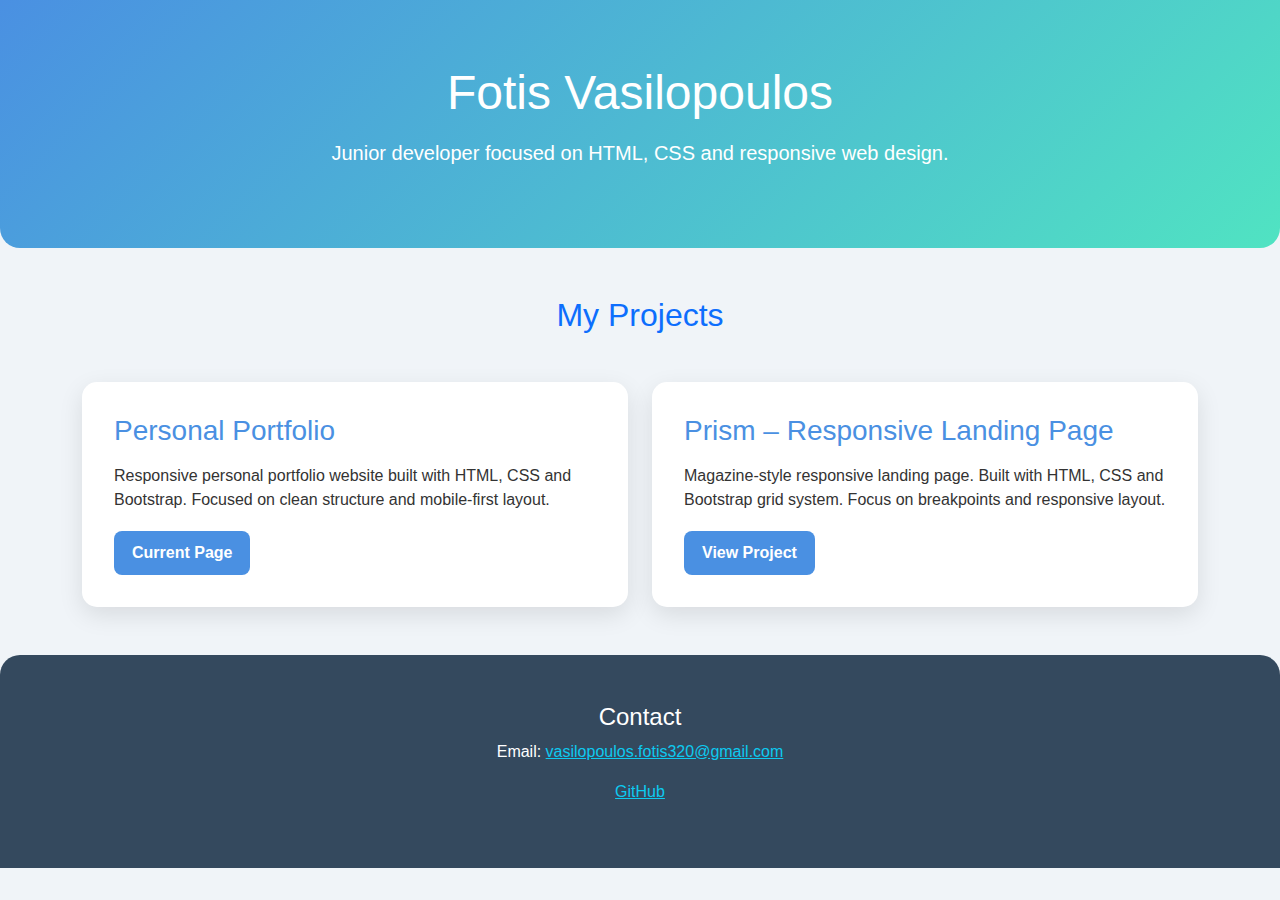
<file: index.html>
<!DOCTYPE html>
<html lang="en">
<head>
  <meta charset="UTF-8">
  <meta name="viewport" content="width=device-width, initial-scale=1.0">
  <title>Fotis Vasilopoulos – Portfolio</title>

  <!-- Bootstrap CSS -->
  <link href="https://cdn.jsdelivr.net/npm/bootstrap@5.3.8/dist/css/bootstrap.min.css" rel="stylesheet">

  <style>
    body {
      font-family: Arial, Helvetica, sans-serif;
      background-color: #f0f4f8;
      color: #333;
    }

    /* ===== HEADER ===== */
    header {
      background: linear-gradient(135deg, #4A90E2, #50E3C2);
      color: white;
      padding: 4rem 1rem;
      border-bottom-left-radius: 20px;
      border-bottom-right-radius: 20px;
    }

    header h1 {
      font-size: 3rem;
    }

    /* ===== PROJECT CARDS ===== */
    .project {
      background: white;
      padding: 2rem;
      border-radius: 15px;
      box-shadow: 0 8px 25px rgba(0,0,0,0.1);
      height: 100%;
    }

    .project h3 {
      color: #4A90E2;
      margin-bottom: 1rem;
    }

    .project p {
      margin-bottom: 1.2rem;
    }

    .project a {
      display: inline-block;
      padding: 10px 18px;
      background: #4A90E2;
      color: white;
      text-decoration: none;
      border-radius: 8px;
      font-weight: bold;
    }

    .project a:hover {
      background: #357ABD;
    }

    /* ===== FOOTER ===== */
    footer {
      background-color: #34495E;
      color: white;
      padding: 3rem 1rem;
      border-top-left-radius: 20px;
      border-top-right-radius: 20px;
    }
  </style>
</head>

<body>

<!-- ================= HEADER ================= -->
<header class="text-center">
  <div class="container">
    <h1>Fotis Vasilopoulos</h1>
    <p class="lead mt-3">
      Junior developer focused on HTML, CSS and responsive web design.
    </p>
  </div>
</header>

<!-- ================= PROJECTS ================= -->
<section class="container my-5">
  <h2 class="text-center mb-5 text-primary">My Projects</h2>

  <div class="row g-4">

    <!-- PROJECT 1 -->
    <div class="col-12 col-md-6">
      <div class="project">
        <h3>Personal Portfolio</h3>
        <p>
          Responsive personal portfolio website built with HTML, CSS and Bootstrap.
          Focused on clean structure and mobile-first layout.
        </p>
        <a href="index.html">Current Page</a>
      </div>
    </div>

    <!-- PROJECT 2 -->
    <div class="col-12 col-md-6">
      <div class="project">
        <h3>Prism – Responsive Landing Page</h3>
        <p>
          Magazine-style responsive landing page.
          Built with HTML, CSS and Bootstrap grid system.
          Focus on breakpoints and responsive layout.
        </p>
        <a href="prism/index.html" target="_blank">View Project</a>
      </div>
    </div>

  </div>
</section>

<!-- ================= FOOTER ================= -->
<footer class="text-center">
  <div class="container">
    <h4>Contact</h4>
    <p>
      Email:
      <a href="mailto:vasilopoulos.fotis320@gmail.com" class="text-info">
        vasilopoulos.fotis320@gmail.com
      </a>
    </p>
    <p>
      <a href="https://github.com/Fotisvas" target="_blank" class="text-info">
        GitHub
      </a>
    </p>
  </div>
</footer>

<!-- Bootstrap JS -->
<script src="https://cdn.jsdelivr.net/npm/bootstrap@5.3.8/dist/js/bootstrap.bundle.min.js"></script>

</body>
</html>
</file>
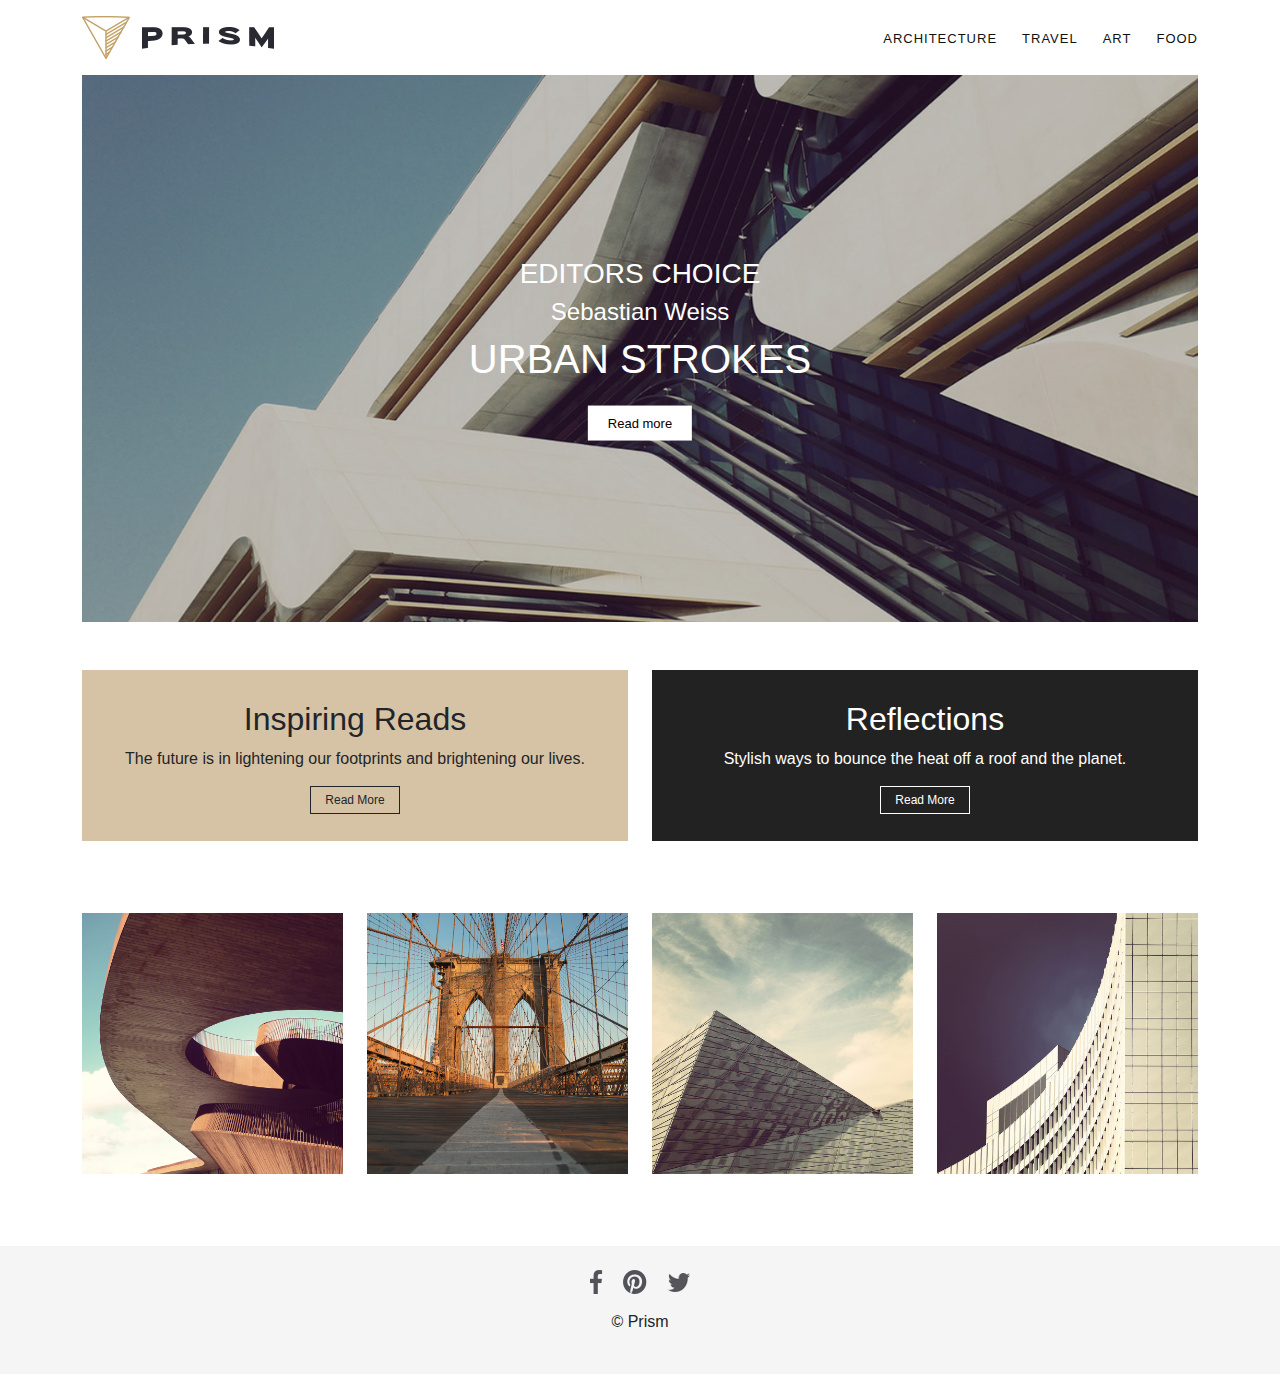
<file: prism/index.html>
<!DOCTYPE html>
<html lang="en">
<head>
    <meta charset="UTF-8">
    <title>Prism</title>

    <!-- Bootstrap CSS -->
    <link href="https://cdn.jsdelivr.net/npm/bootstrap@5.3.8/dist/css/bootstrap.min.css" rel="stylesheet">

    <!-- Bootstrap JS -->
    <script src="https://cdn.jsdelivr.net/npm/bootstrap@5.3.8/dist/js/bootstrap.bundle.min.js"></script>

    <!-- Custom CSS -->
    <link rel="stylesheet" href="css/style.css">
</head>

<body>

<!-- ================= HEADER ================= -->
<header class="py-3">
    <div class="container">
        <div class="row align-items-center">

            <div class="col-12 col-md-6">
                <img src="images/logo.png" alt="Prism Logo">
            </div>

            <div class="col-12 col-md-6">
                <nav class="main-nav">
                    <ul>
                        <li><a href="#">architecture</a></li>
                        <li><a href="#">travel</a></li>
                        <li><a href="#">art</a></li>
                        <li><a href="#">food</a></li>
                    </ul>
                </nav>
            </div>

        </div>
    </div>
</header>

<!-- ================= HERO ================= -->
<div class="container">
    <div class="row">
        <div class="col-12">

            <div class="hero">
                <img src="images/hero.jpg" alt="Hero Image">

                <div class="hero-text">
                    <h3>EDITORS CHOICE</h3>
                    <h4>Sebastian Weiss</h4>
                    <h1>URBAN STROKES</h1>
                    <a href="#" class="hero-btn">Read more</a>
                </div>
            </div>

        </div>
    </div>
</div>

<!-- ================= INFO BOXES ================= -->
<div class="container mt-5">
    <div class="row">

        <div class="col-12 col-md-6 mb-4">
            <div class="info-box tan">
                <h2>Inspiring Reads</h2>
                <p>The future is in lightening our footprints and brightening our lives.</p>
                <a href="#">Read More</a>
            </div>
        </div>

        <div class="col-12 col-md-6 mb-4">
            <div class="info-box dark">
                <h2>Reflections</h2>
                <p>Stylish ways to bounce the heat off a roof and the planet.</p>
                <a href="#">Read More</a>
            </div>
        </div>

    </div>
</div>

<!-- ================= GALLERY ================= -->
<div class="container mt-5">
    <div class="row">

        <div class="col-12 col-md-6 col-lg-3 mb-4">
            <img src="images/gallery-1.jpg" class="img-fluid" alt="">
        </div>

        <div class="col-12 col-md-6 col-lg-3 mb-4">
            <img src="images/gallery-2.jpg" class="img-fluid" alt="">
        </div>

        <div class="col-12 col-md-6 col-lg-3 mb-4">
            <img src="images/gallery-3.jpg" class="img-fluid" alt="">
        </div>

        <div class="col-12 col-md-6 col-lg-3 mb-4">
            <img src="images/gallery-4.jpg" class="img-fluid" alt="">
        </div>

    </div>
</div>

<!-- ================= FOOTER ================= -->
<footer class="mt-5 py-4">
    <div class="container text-center">

        <div class="social-icons mb-3">
            <a href="#"><img src="images/social-facebook.png" alt=""></a>
            <a href="#"><img src="images/social-pinterest.png" alt=""></a>
            <a href="#"><img src="images/social-twitter.png" alt=""></a>
        </div>

        <p>&copy; Prism</p>
    </div>
</footer>

</body>
</html>
</file>
<file: prism/css/style.css>
/* ===== RESET ===== */
body {
    font-family: Arial, sans-serif;
    margin: 0;
    padding: 0;
}

/* ===== NAVIGATION ===== */
.main-nav ul {
    list-style: none;
    display: flex;
    gap: 25px;
    justify-content: flex-end;
    padding: 0;
    margin: 0;
}

.main-nav a {
    text-decoration: none;
    text-transform: uppercase;
    font-size: 13px;
    letter-spacing: 1px;
    color: #111;
}

.main-nav a:hover {
    color: #777;
}

/* ===== HERO ===== */
.hero {
    position: relative;
}

.hero img {
    width: 100%;
    height: auto;
}

.hero-text {
    position: absolute;
    top: 50%;
    left: 50%;
    transform: translate(-50%, -50%);
    text-align: center;
    color: white;
}

.hero-btn {
    display: inline-block;
    margin-top: 15px;
    padding: 8px 20px;
    background: white;
    color: black;
    text-decoration: none;
    font-size: 13px;
}

/* ===== INFO BOXES ===== */
.info-box {
    padding: 30px;
    text-align: center;
}

.info-box.tan {
    background: #d6c3a5;
}

.info-box.dark {
    background: #222;
    color: white;
}

.info-box a {
    text-decoration: none;
    color: inherit;
    border: 1px solid currentColor;
    padding: 6px 14px;
    font-size: 12px;
}

/* ===== FOOTER ===== */
footer {
    background: #f5f5f5;
}

.social-icons img {
    margin: 0 8px;
}

/* ===== MOBILE ===== */
@media (max-width: 768px) {
    .main-nav ul {
        justify-content: center;
        margin-top: 15px;
    }
}
</file>
